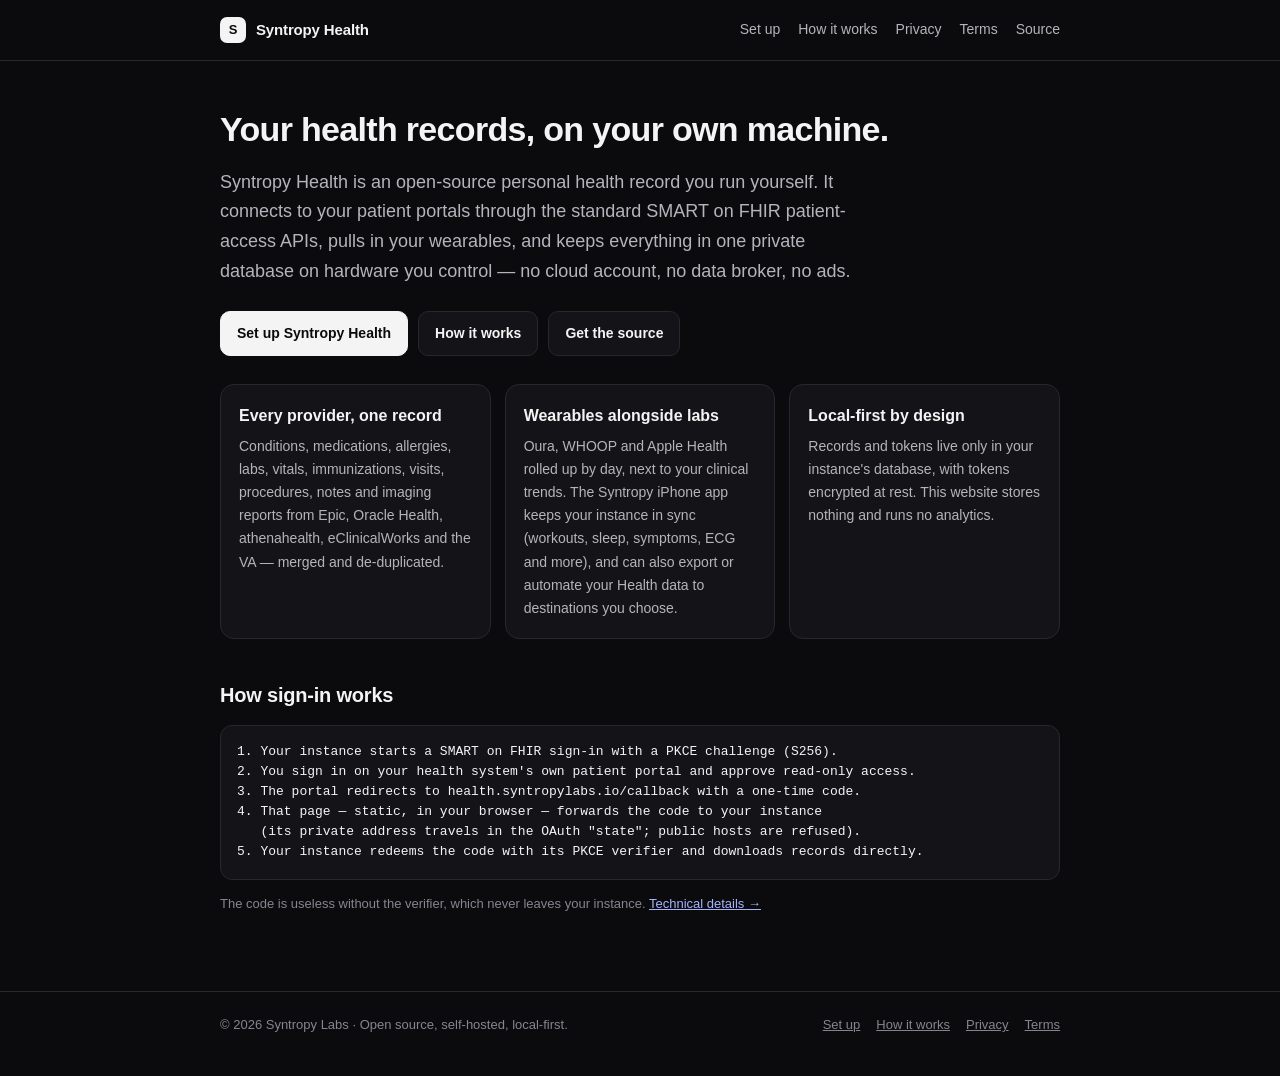
<file: index.html>
<!doctype html>
<html lang="en">
<head>
  <meta charset="utf-8">
  <meta name="viewport" content="width=device-width, initial-scale=1">
  <meta name="referrer" content="no-referrer">
  <meta http-equiv="Content-Security-Policy" content="default-src 'none'; style-src 'self'; img-src 'self' data:; base-uri 'none'; form-action 'none'">
  <title>Syntropy Health — your health records, on your own machine</title>
  <meta name="description" content="A self-hosted personal health record that aggregates patient-portal records and wearable data into a private local database.">
  <link rel="stylesheet" href="/assets/site.css">
</head>
<body>
<header class="site"><div class="wrap">
  <a class="brand" href="/"><span class="mark">S</span>Syntropy Health</a>
  <nav class="site">
    <a href="/setup/">Set up</a><a href="/docs/">How it works</a><a href="/privacy/">Privacy</a><a href="/terms/">Terms</a>
    <a href="https://github.com/EnriqueNeyra/syntropy-health">Source</a>
  </nav>
</div></header>
<main><div class="wrap">
<h1>Your health records, on your own machine.</h1>
<p class="lead">Syntropy Health is an open-source personal health record you run yourself. It connects to your patient portals
through the standard SMART on FHIR patient-access APIs, pulls in your wearables, and keeps everything in one private database
on hardware you control — no cloud account, no data broker, no ads.</p>
<div class="cta"><a class="btn primary" href="/setup/">Set up Syntropy Health</a>
<a class="btn" href="/docs/">How it works</a><a class="btn" href="https://github.com/EnriqueNeyra/syntropy-health">Get the source</a></div>

<div class="grid">
  <div class="card"><h3>Every provider, one record</h3><p>Conditions, medications, allergies, labs, vitals, immunizations, visits,
    procedures, notes and imaging reports from Epic, Oracle Health, athenahealth, eClinicalWorks and the VA — merged and de-duplicated.</p></div>
  <div class="card"><h3>Wearables alongside labs</h3><p>Oura, WHOOP and Apple Health rolled up by day, next to your clinical trends.
    The Syntropy iPhone app keeps your instance in sync (workouts, sleep, symptoms, ECG and more), and can also export or
    automate your Health data to destinations you choose.</p></div>
  <div class="card"><h3>Local-first by design</h3><p>Records and tokens live only in your instance's database, with tokens encrypted at rest.
    This website stores nothing and runs no analytics.</p></div>
</div>

<h2>How sign-in works</h2>
<pre class="flow">1. Your instance starts a SMART on FHIR sign-in with a PKCE challenge (S256).
2. You sign in on your health system's own patient portal and approve read-only access.
3. The portal redirects to health.syntropylabs.io/callback with a one-time code.
4. That page — static, in your browser — forwards the code to your instance
   (its private address travels in the OAuth "state"; public hosts are refused).
5. Your instance redeems the code with its PKCE verifier and downloads records directly.</pre>
<p class="meta">The code is useless without the verifier, which never leaves your instance. <a href="/docs/">Technical details →</a></p>
</div></main>
<footer class="site"><div class="wrap">
  <span>&copy; 2026 Syntropy Labs · Open source, self-hosted, local-first.</span>
  <span><a href="/setup/">Set up</a><a href="/docs/">How it works</a><a href="/privacy/">Privacy</a><a href="/terms/">Terms</a></span>
</div></footer>
</body>
</html>
</file>
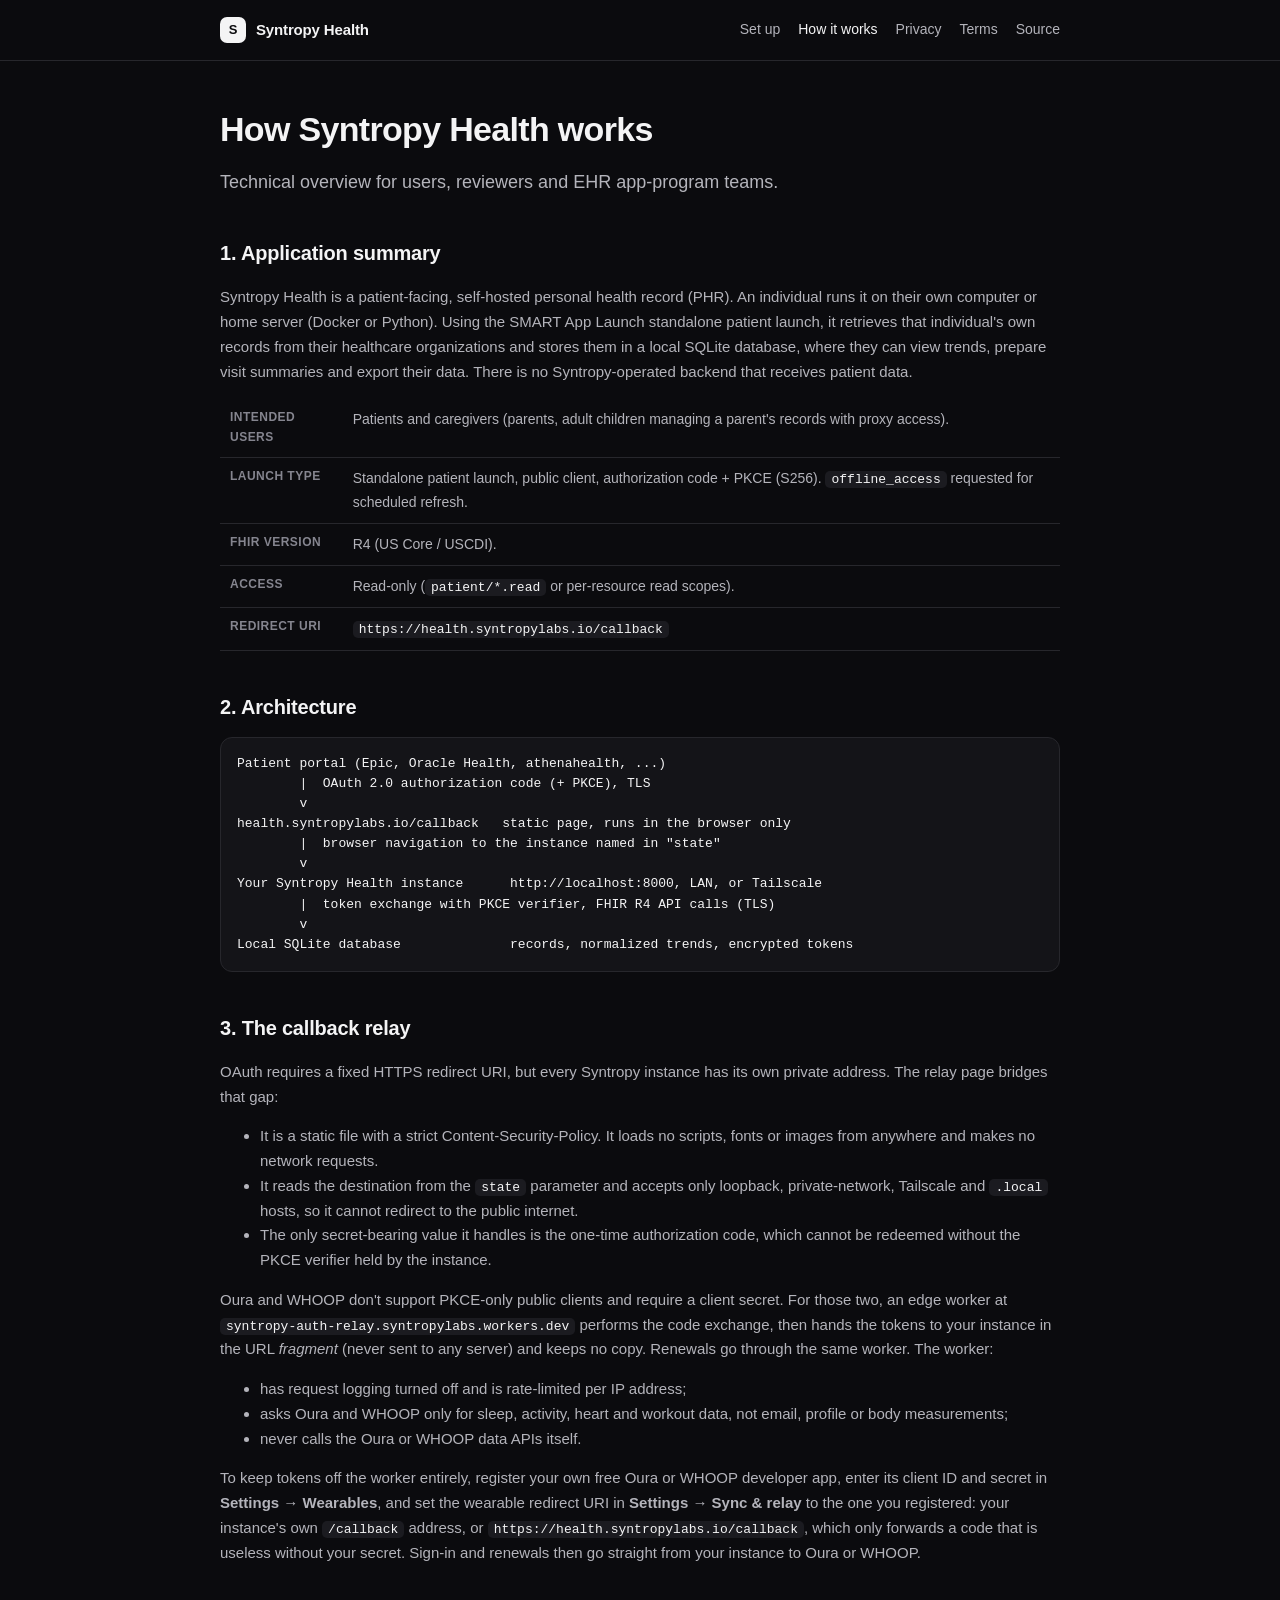
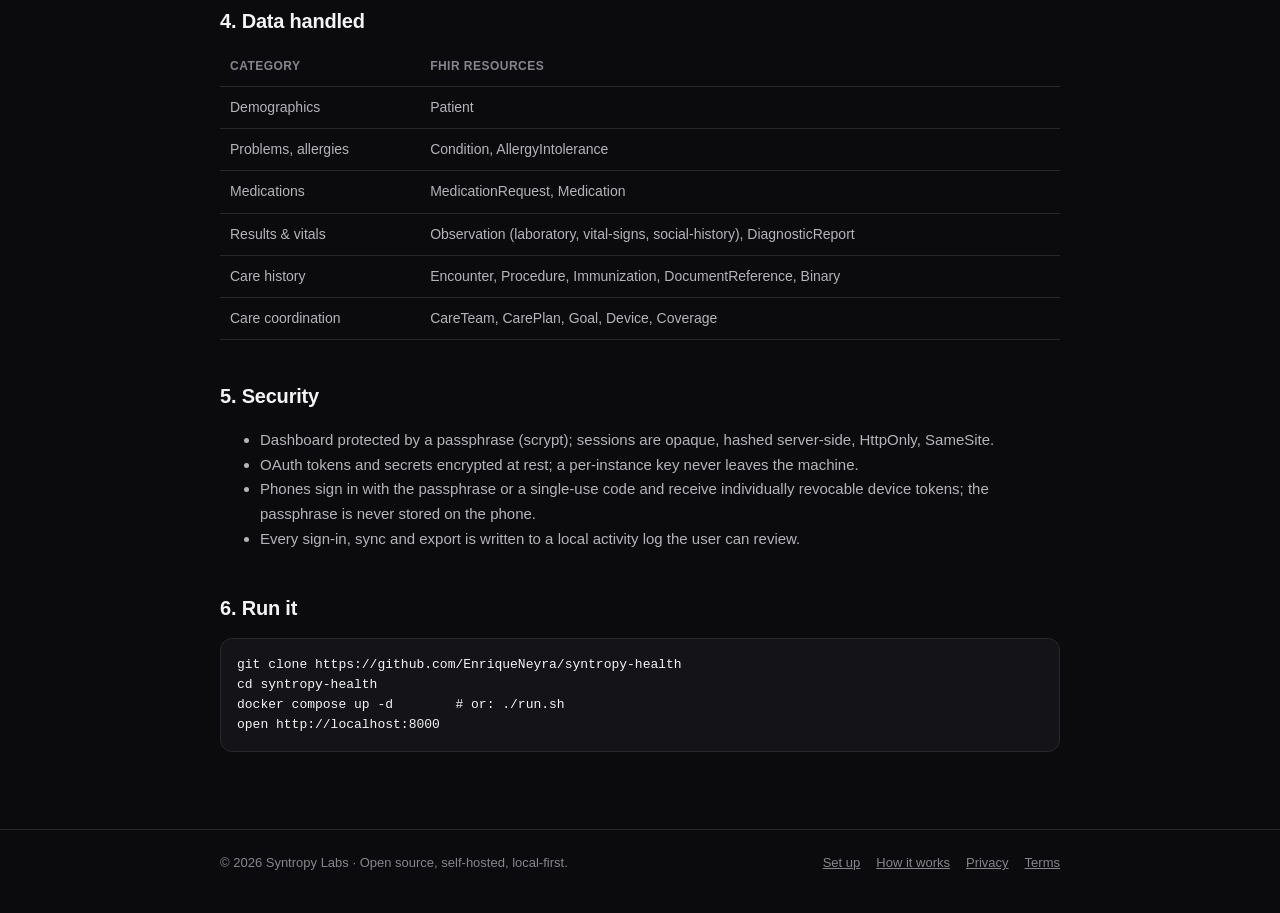
<file: docs/index.html>
<!doctype html>
<html lang="en">
<head>
  <meta charset="utf-8">
  <meta name="viewport" content="width=device-width, initial-scale=1">
  <meta name="referrer" content="no-referrer">
  <meta http-equiv="Content-Security-Policy" content="default-src 'none'; style-src 'self'; img-src 'self' data:; base-uri 'none'; form-action 'none'">
  <title>How Syntropy Health works</title>
  <meta name="description" content="Architecture, OAuth relay design and data handling of Syntropy Health.">
  <link rel="stylesheet" href="/assets/site.css">
</head>
<body>
<header class="site"><div class="wrap">
  <a class="brand" href="/"><span class="mark">S</span>Syntropy Health</a>
  <nav class="site">
    <a href="/setup/">Set up</a><a href="/docs/" aria-current="page">How it works</a><a href="/privacy/">Privacy</a><a href="/terms/">Terms</a>
    <a href="https://github.com/EnriqueNeyra/syntropy-health">Source</a>
  </nav>
</div></header>
<main><div class="wrap">
<h1>How Syntropy Health works</h1>
<p class="lead">Technical overview for users, reviewers and EHR app-program teams.</p>

<h2>1. Application summary</h2>
<p>Syntropy Health is a patient-facing, self-hosted personal health record (PHR). An individual runs it on their own computer or home
server (Docker or Python). Using the SMART App Launch standalone patient launch, it retrieves that individual's own records from their
healthcare organizations and stores them in a local SQLite database, where they can view trends, prepare visit summaries and export their data.
There is no Syntropy-operated backend that receives patient data.</p>
<table>
  <tr><th>Intended users</th><td>Patients and caregivers (parents, adult children managing a parent's records with proxy access).</td></tr>
  <tr><th>Launch type</th><td>Standalone patient launch, public client, authorization code + PKCE (S256). <code>offline_access</code> requested for scheduled refresh.</td></tr>
  <tr><th>FHIR version</th><td>R4 (US Core / USCDI).</td></tr>
  <tr><th>Access</th><td>Read-only (<code>patient/*.read</code> or per-resource read scopes).</td></tr>
  <tr><th>Redirect URI</th><td><code>https://health.syntropylabs.io/callback</code></td></tr>
</table>

<h2>2. Architecture</h2>
<pre class="flow">Patient portal (Epic, Oracle Health, athenahealth, ...)
        |  OAuth 2.0 authorization code (+ PKCE), TLS
        v
health.syntropylabs.io/callback   static page, runs in the browser only
        |  browser navigation to the instance named in "state"
        v
Your Syntropy Health instance      http://localhost:8000, LAN, or Tailscale
        |  token exchange with PKCE verifier, FHIR R4 API calls (TLS)
        v
Local SQLite database              records, normalized trends, encrypted tokens</pre>

<h2>3. The callback relay</h2>
<p>OAuth requires a fixed HTTPS redirect URI, but every Syntropy instance has its own private address. The relay page bridges that gap:</p>
<ul>
  <li>It is a static file with a strict Content-Security-Policy. It loads no scripts, fonts or images from anywhere and makes no network requests.</li>
  <li>It reads the destination from the <code>state</code> parameter and accepts only loopback, private-network, Tailscale and <code>.local</code> hosts, so it cannot redirect to the public internet.</li>
  <li>The only secret-bearing value it handles is the one-time authorization code, which cannot be redeemed without the PKCE verifier held by the instance.</li>
</ul>
<p>Oura and WHOOP don't support PKCE-only public clients and require a client secret. For those two, an edge worker at
<code>syntropy-auth-relay.syntropylabs.workers.dev</code> performs the code exchange, then hands the tokens to your instance in the
URL <em>fragment</em> (never sent to any server) and keeps no copy. Renewals go through the same worker. The worker:</p>
<ul>
  <li>has request logging turned off and is rate-limited per IP address;</li>
  <li>asks Oura and WHOOP only for sleep, activity, heart and workout data, not email, profile or body measurements;</li>
  <li>never calls the Oura or WHOOP data APIs itself.</li>
</ul>
<p>To keep tokens off the worker entirely, register your own free Oura or WHOOP developer app, enter its client ID and secret in
<b>Settings → Wearables</b>, and set the wearable redirect URI in <b>Settings → Sync &amp; relay</b> to the one you registered: your
instance's own <code>/callback</code> address, or <code>https://health.syntropylabs.io/callback</code>, which only forwards a code that is
useless without your secret. Sign-in and renewals then go straight from your instance to Oura or WHOOP.</p>

<h2>4. Data handled</h2>
<table>
  <tr><th>Category</th><th>FHIR resources</th></tr>
  <tr><td>Demographics</td><td>Patient</td></tr>
  <tr><td>Problems, allergies</td><td>Condition, AllergyIntolerance</td></tr>
  <tr><td>Medications</td><td>MedicationRequest, Medication</td></tr>
  <tr><td>Results &amp; vitals</td><td>Observation (laboratory, vital-signs, social-history), DiagnosticReport</td></tr>
  <tr><td>Care history</td><td>Encounter, Procedure, Immunization, DocumentReference, Binary</td></tr>
  <tr><td>Care coordination</td><td>CareTeam, CarePlan, Goal, Device, Coverage</td></tr>
</table>

<h2>5. Security</h2>
<ul>
  <li>Dashboard protected by a passphrase (scrypt); sessions are opaque, hashed server-side, HttpOnly, SameSite.</li>
  <li>OAuth tokens and secrets encrypted at rest; a per-instance key never leaves the machine.</li>
  <li>Phones sign in with the passphrase or a single-use code and receive individually revocable device tokens; the passphrase is never stored on the phone.</li>
  <li>Every sign-in, sync and export is written to a local activity log the user can review.</li>
</ul>

<h2>6. Run it</h2>
<pre class="flow">git clone https://github.com/EnriqueNeyra/syntropy-health
cd syntropy-health
docker compose up -d        # or: ./run.sh
open http://localhost:8000</pre>
</div></main>
<footer class="site"><div class="wrap">
  <span>&copy; 2026 Syntropy Labs · Open source, self-hosted, local-first.</span>
  <span><a href="/setup/">Set up</a><a href="/docs/">How it works</a><a href="/privacy/">Privacy</a><a href="/terms/">Terms</a></span>
</div></footer>
</body>
</html>
</file>
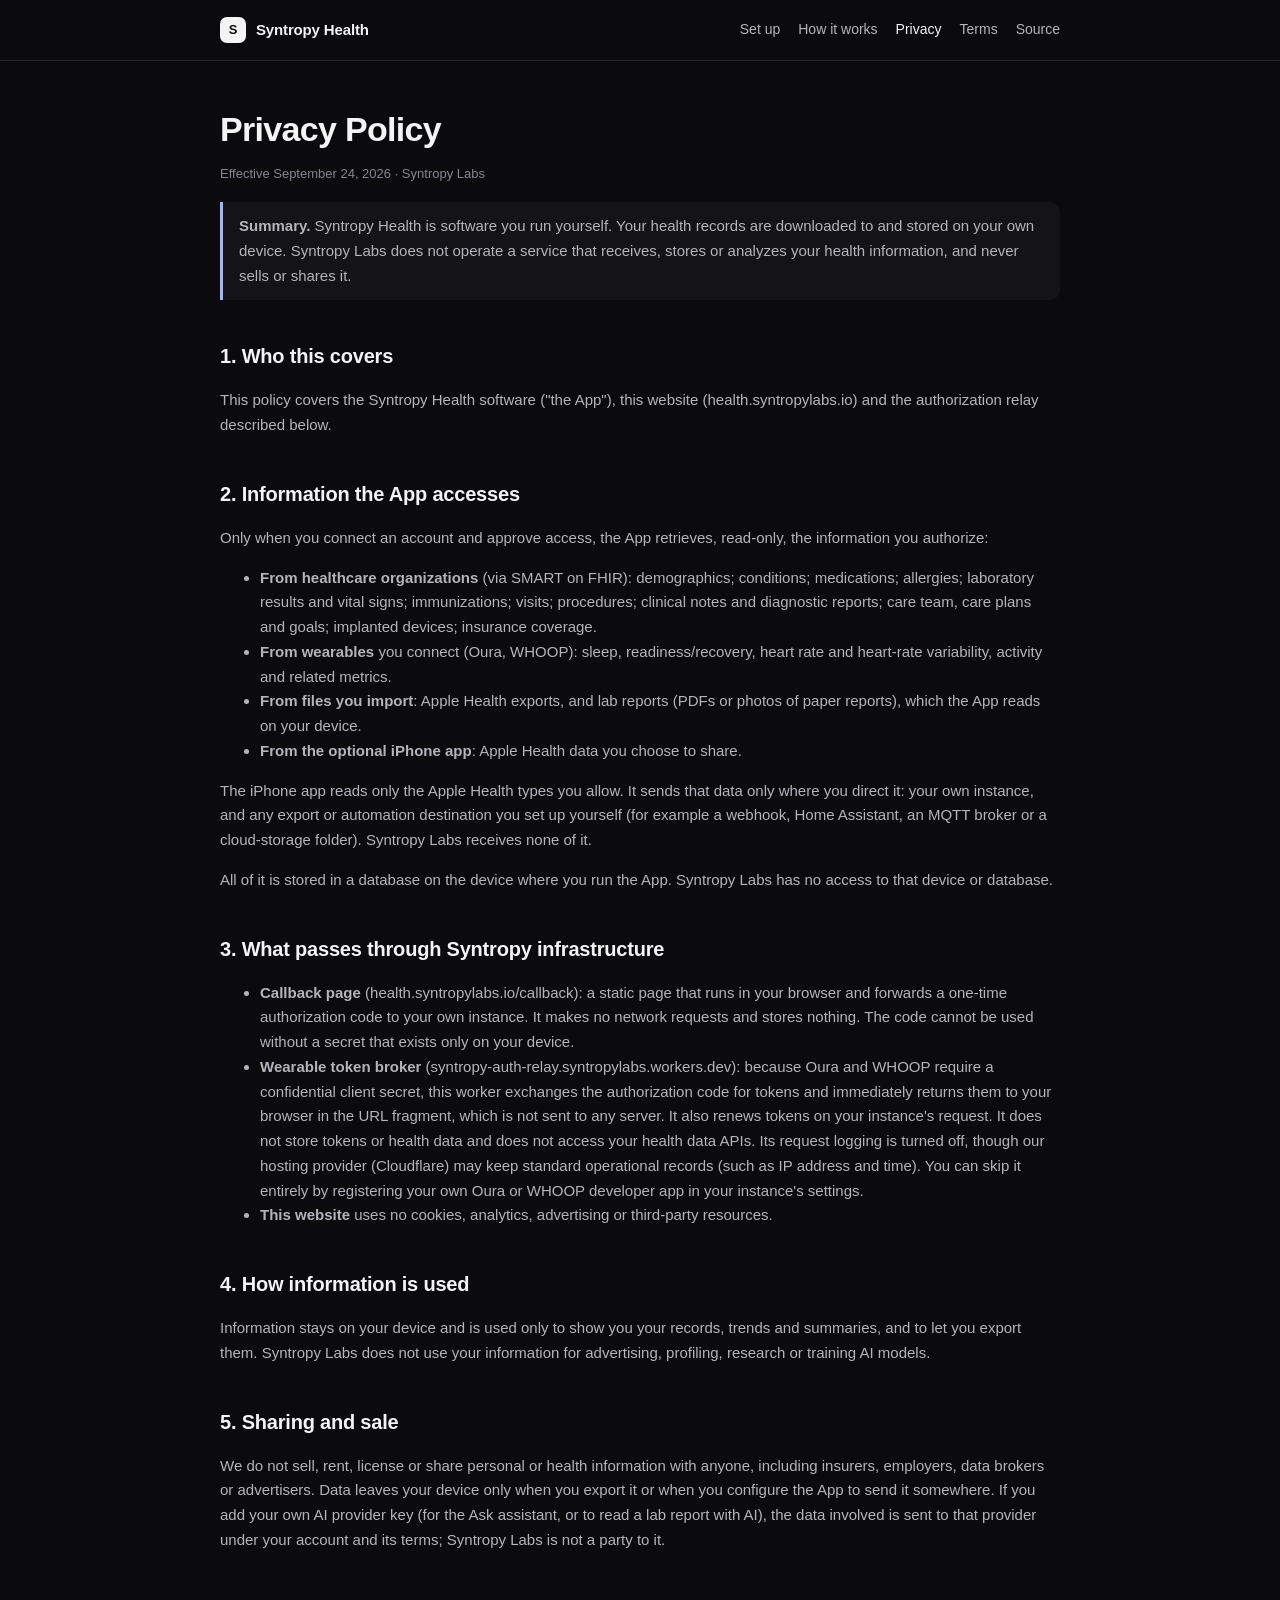
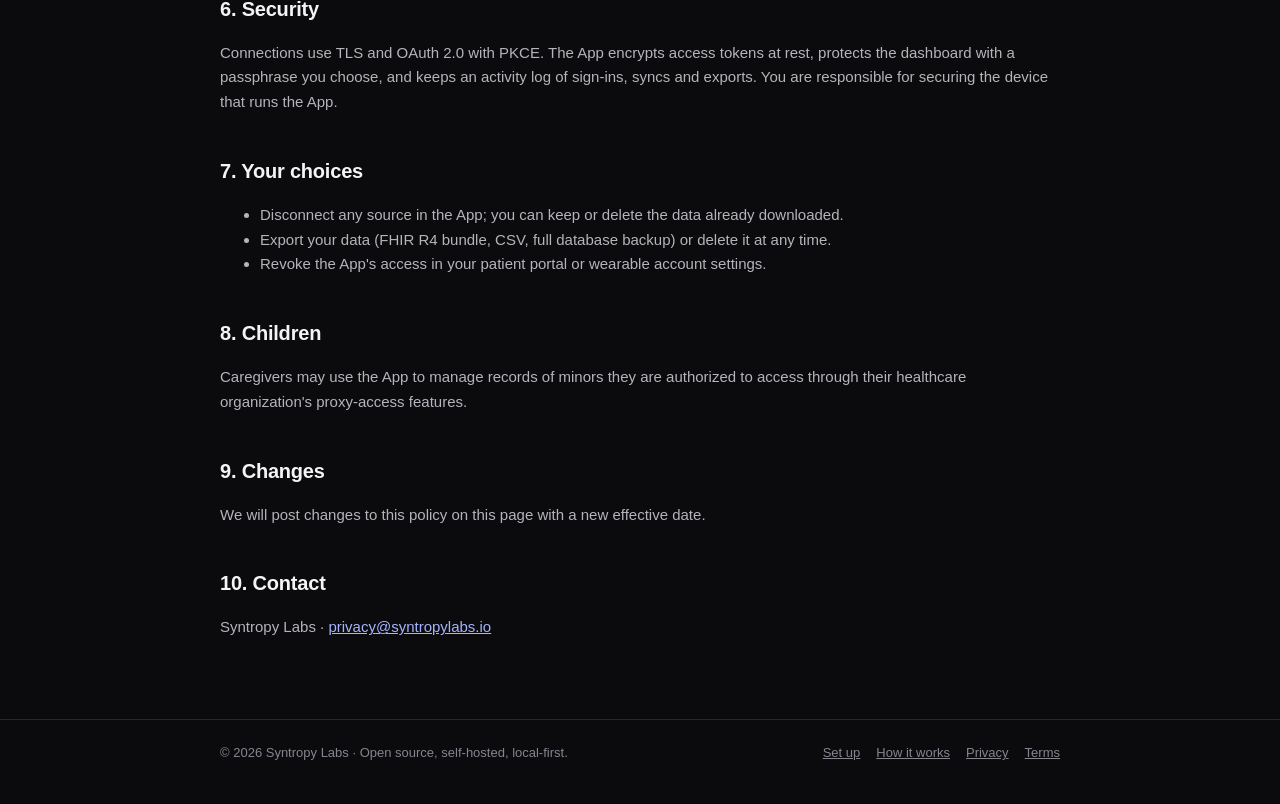
<file: privacy/index.html>
<!doctype html>
<html lang="en">
<head>
  <meta charset="utf-8">
  <meta name="viewport" content="width=device-width, initial-scale=1">
  <meta name="referrer" content="no-referrer">
  <meta http-equiv="Content-Security-Policy" content="default-src 'none'; style-src 'self'; img-src 'self' data:; base-uri 'none'; form-action 'none'">
  <title>Privacy Policy — Syntropy Health</title>
  <meta name="description" content="How Syntropy Health and health.syntropylabs.io handle personal and health data.">
  <link rel="stylesheet" href="/assets/site.css">
</head>
<body>
<header class="site"><div class="wrap">
  <a class="brand" href="/"><span class="mark">S</span>Syntropy Health</a>
  <nav class="site">
    <a href="/setup/">Set up</a><a href="/docs/">How it works</a><a href="/privacy/" aria-current="page">Privacy</a><a href="/terms/">Terms</a>
    <a href="https://github.com/EnriqueNeyra/syntropy-health">Source</a>
  </nav>
</div></header>
<main><div class="wrap">
<h1>Privacy Policy</h1>
<p class="meta">Effective September 24, 2026 · Syntropy Labs</p>

<div class="note"><p><b>Summary.</b> Syntropy Health is software you run yourself. Your health records are downloaded to and stored on
your own device. Syntropy Labs does not operate a service that receives, stores or analyzes your health information, and never sells or shares it.</p></div>

<h2>1. Who this covers</h2>
<p>This policy covers the Syntropy Health software ("the App"), this website (health.syntropylabs.io) and the authorization relay described below.</p>

<h2>2. Information the App accesses</h2>
<p>Only when you connect an account and approve access, the App retrieves, read-only, the information you authorize:</p>
<ul>
  <li><b>From healthcare organizations</b> (via SMART on FHIR): demographics; conditions; medications; allergies; laboratory results and vital signs;
    immunizations; visits; procedures; clinical notes and diagnostic reports; care team, care plans and goals; implanted devices; insurance coverage.</li>
  <li><b>From wearables</b> you connect (Oura, WHOOP): sleep, readiness/recovery, heart rate and heart-rate variability, activity and related metrics.</li>
  <li><b>From files you import</b>: Apple Health exports, and lab reports (PDFs or photos of paper reports), which the App reads on your device.</li>
  <li><b>From the optional iPhone app</b>: Apple Health data you choose to share.</li>
</ul>
<p>The iPhone app reads only the Apple Health types you allow. It sends that data only where you direct it: your own instance,
  and any export or automation destination you set up yourself (for example a webhook, Home Assistant, an MQTT broker or a
  cloud-storage folder). Syntropy Labs receives none of it.</p>
<p>All of it is stored in a database on the device where you run the App. Syntropy Labs has no access to that device or database.</p>

<h2>3. What passes through Syntropy infrastructure</h2>
<ul>
  <li><b>Callback page</b> (health.syntropylabs.io/callback): a static page that runs in your browser and forwards a one-time authorization code to your
    own instance. It makes no network requests and stores nothing. The code cannot be used without a secret that exists only on your device.</li>
  <li><b>Wearable token broker</b> (syntropy-auth-relay.syntropylabs.workers.dev): because Oura and WHOOP require a confidential client secret,
    this worker exchanges the authorization code for tokens and immediately returns them to your browser in the URL fragment, which is not sent to any server.
    It also renews tokens on your instance's request. It does not store tokens or health data and does not access your health data APIs.
    Its request logging is turned off, though our hosting provider (Cloudflare) may keep standard operational records (such as IP address and time).
    You can skip it entirely by registering your own Oura or WHOOP developer app in your instance's settings.</li>
  <li><b>This website</b> uses no cookies, analytics, advertising or third-party resources.</li>
</ul>

<h2>4. How information is used</h2>
<p>Information stays on your device and is used only to show you your records, trends and summaries, and to let you export them.
Syntropy Labs does not use your information for advertising, profiling, research or training AI models.</p>

<h2>5. Sharing and sale</h2>
<p>We do not sell, rent, license or share personal or health information with anyone, including insurers, employers, data brokers or advertisers.
Data leaves your device only when you export it or when you configure the App to send it somewhere. If you add your own AI
provider key (for the Ask assistant, or to read a lab report with AI), the data involved is sent to that provider under
your account and its terms; Syntropy Labs is not a party to it.</p>

<h2>6. Security</h2>
<p>Connections use TLS and OAuth 2.0 with PKCE. The App encrypts access tokens at rest, protects the dashboard with a passphrase you choose, and keeps
an activity log of sign-ins, syncs and exports. You are responsible for securing the device that runs the App.</p>

<h2>7. Your choices</h2>
<ul>
  <li>Disconnect any source in the App; you can keep or delete the data already downloaded.</li>
  <li>Export your data (FHIR R4 bundle, CSV, full database backup) or delete it at any time.</li>
  <li>Revoke the App's access in your patient portal or wearable account settings.</li>
</ul>

<h2>8. Children</h2>
<p>Caregivers may use the App to manage records of minors they are authorized to access through their healthcare organization's proxy-access features.</p>

<h2>9. Changes</h2>
<p>We will post changes to this policy on this page with a new effective date.</p>

<h2>10. Contact</h2>
<p>Syntropy Labs · <a href="mailto:privacy@syntropylabs.io">privacy@syntropylabs.io</a></p>
</div></main>
<footer class="site"><div class="wrap">
  <span>&copy; 2026 Syntropy Labs · Open source, self-hosted, local-first.</span>
  <span><a href="/setup/">Set up</a><a href="/docs/">How it works</a><a href="/privacy/">Privacy</a><a href="/terms/">Terms</a></span>
</div></footer>
</body>
</html>
</file>
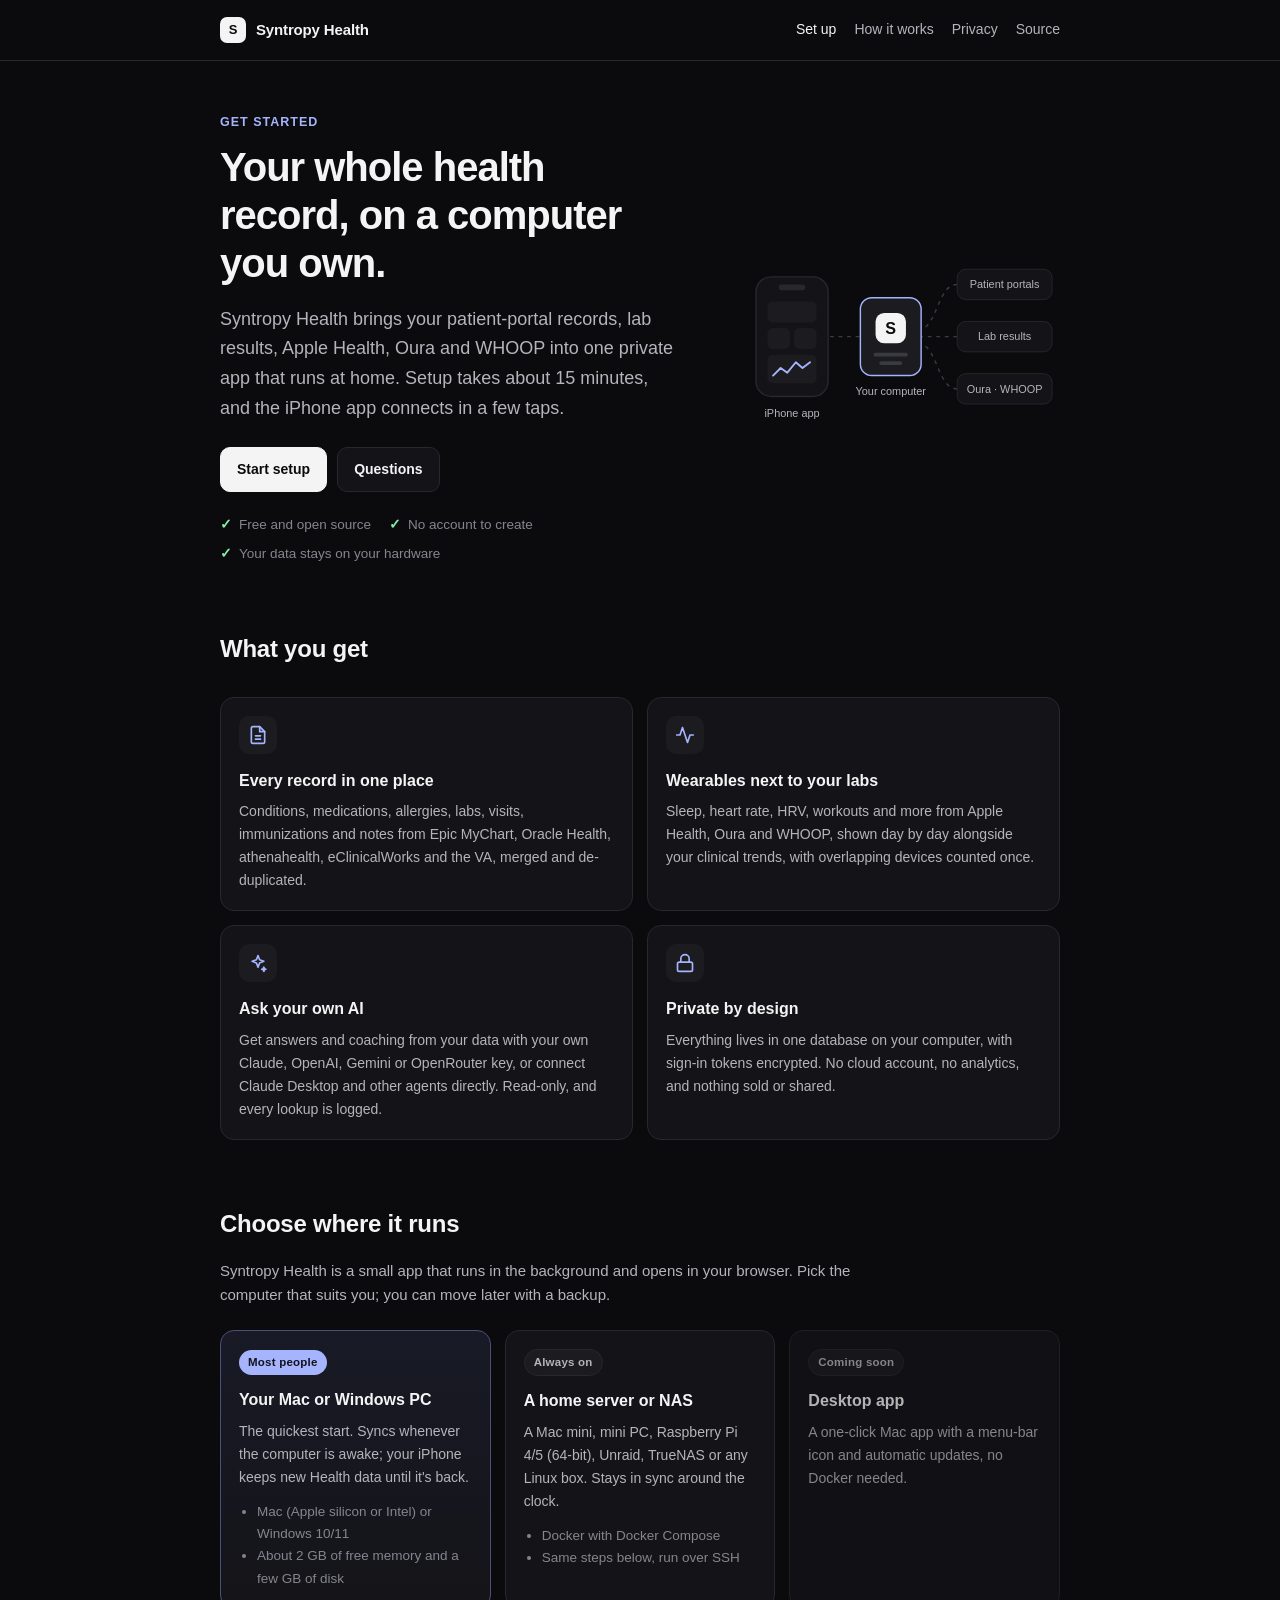
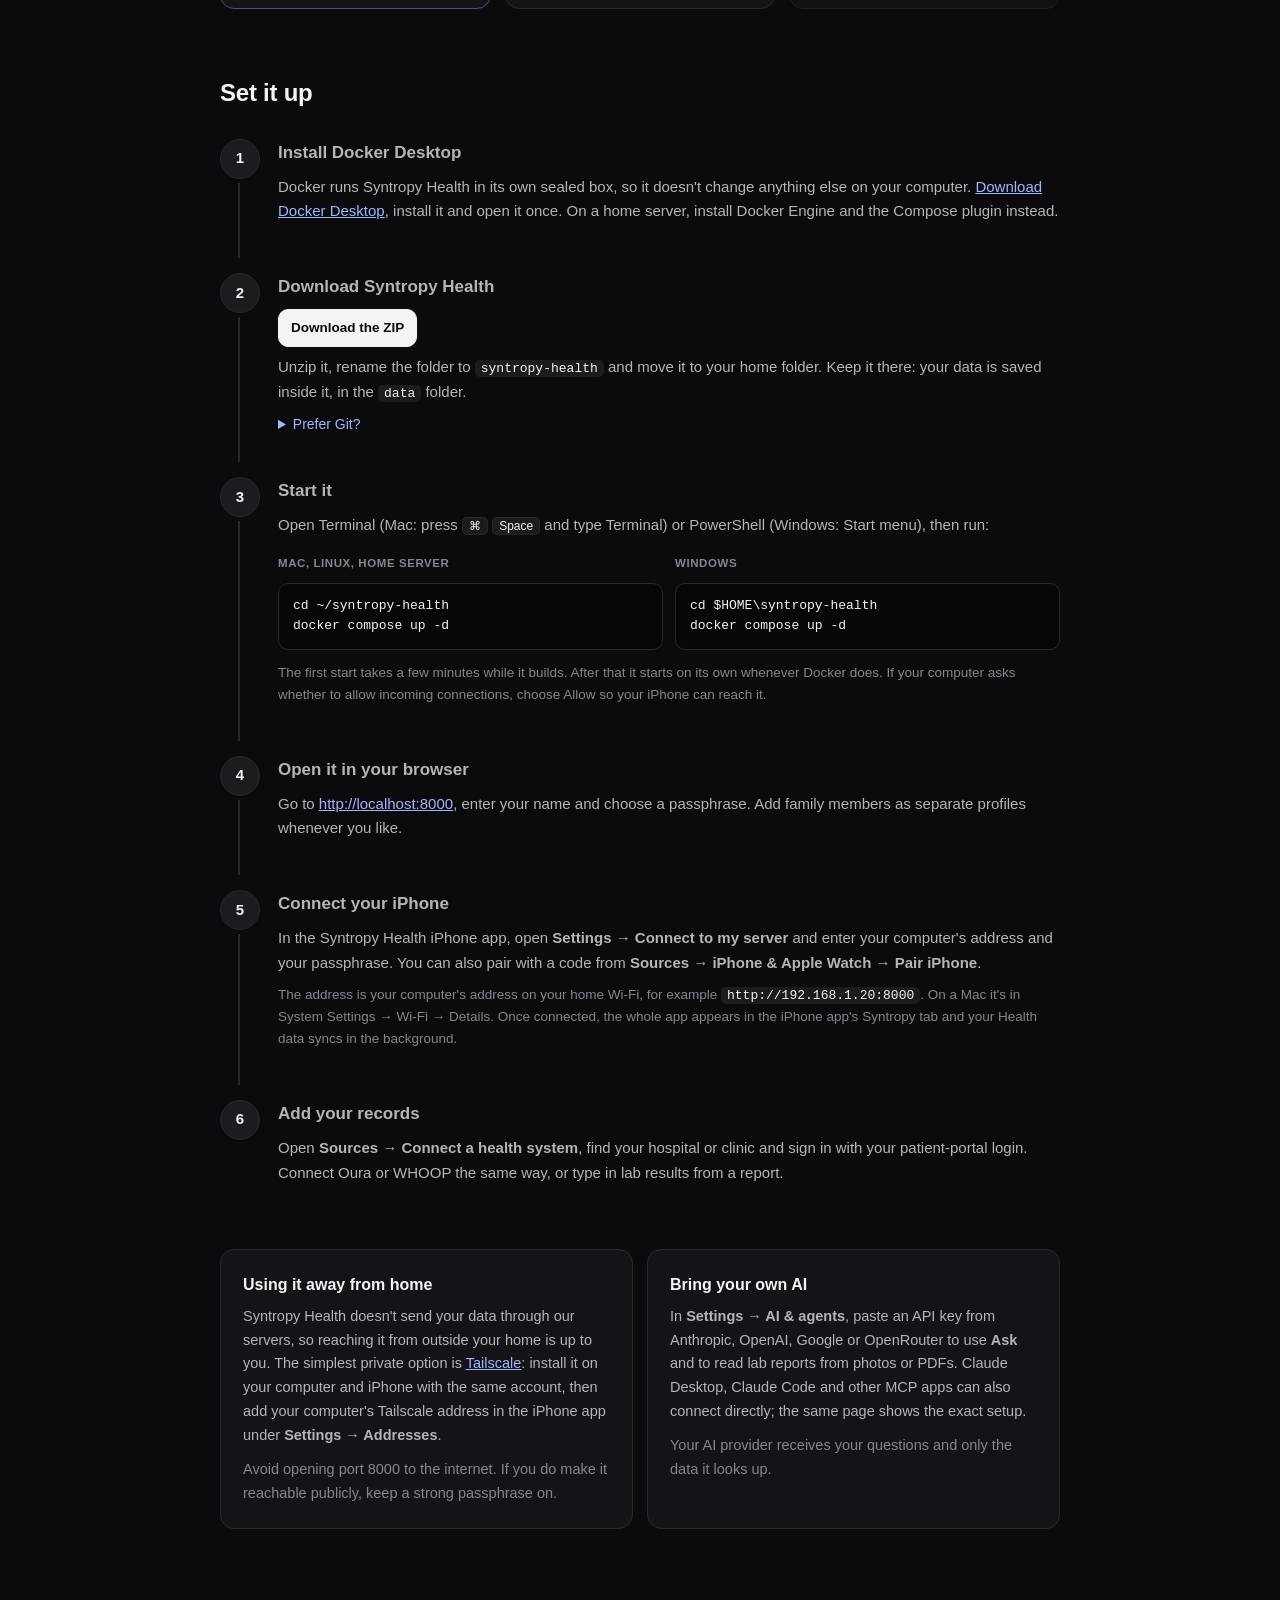
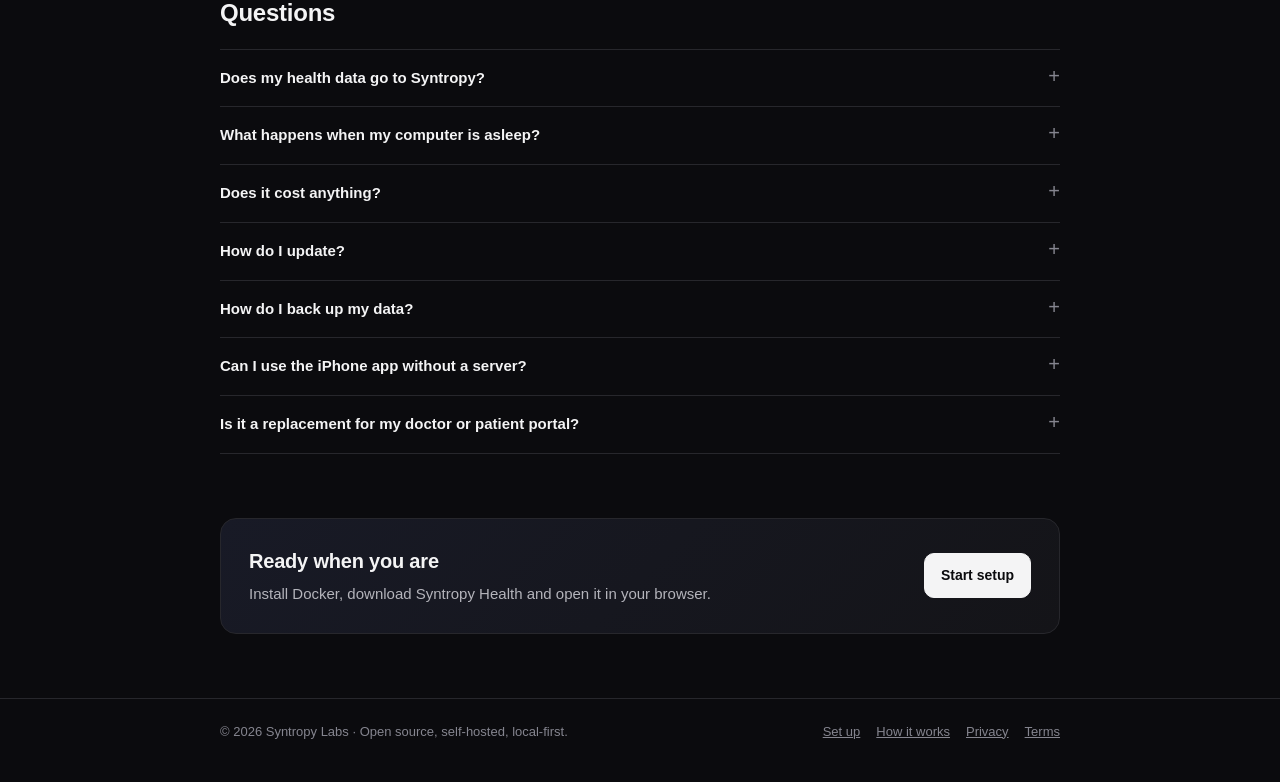
<file: setup/index.html>
<!doctype html>
<html lang="en">
<head>
  <meta charset="utf-8">
  <meta name="viewport" content="width=device-width, initial-scale=1">
  <meta name="referrer" content="no-referrer">
  <meta http-equiv="Content-Security-Policy" content="default-src 'none'; style-src 'self'; img-src 'self' data:; base-uri 'none'; form-action 'none'">
  <title>Set up Syntropy Health</title>
  <meta name="description" content="Run Syntropy Health on your own computer or home server in about 15 minutes, then connect the iPhone app.">
  <link rel="stylesheet" href="/assets/site.css">
</head>
<body>
<header class="site"><div class="wrap">
  <a class="brand" href="/"><span class="mark">S</span>Syntropy Health</a>
  <nav class="site">
    <a href="/setup/" aria-current="page">Set up</a><a href="/docs/">How it works</a><a href="/privacy/">Privacy</a>
    <a href="https://github.com/EnriqueNeyra/syntropy-health">Source</a>
  </nav>
</div></header>
<main><div class="wrap">

<section class="hero">
  <div>
    <span class="eyebrow">Get started</span>
    <h1>Your whole health record, on a computer you own.</h1>
    <p class="lead">Syntropy Health brings your patient-portal records, lab results, Apple Health, Oura and WHOOP into one
      private app that runs at home. Setup takes about 15 minutes, and the iPhone app connects in a few taps.</p>
    <div class="cta"><a class="btn primary" href="#install">Start setup</a><a class="btn" href="#faq">Questions</a></div>
    <ul class="facts">
      <li>Free and open source</li><li>No account to create</li><li>Your data stays on your hardware</li>
    </ul>
  </div>
  <div class="hero-art" aria-hidden="true">
    <svg viewBox="0 0 360 250" xmlns="http://www.w3.org/2000/svg" fill="none">
      <g stroke="#3a3a42" stroke-width="1.5" stroke-dasharray="4 5">
        <path d="M118 125 H150"/><path d="M252 70 C232 70 232 110 214 118"/><path d="M252 125 H214"/><path d="M252 180 C232 180 232 140 214 132"/>
      </g>
      <rect x="40" y="62" width="76" height="126" rx="16" fill="#141418" stroke="#27272c" stroke-width="1.5"/>
      <rect x="64" y="70" width="28" height="6" rx="3" fill="#27272c"/>
      <rect x="52" y="88" width="52" height="22" rx="6" fill="#1b1b20"/><rect x="52" y="116" width="24" height="22" rx="6" fill="#1b1b20"/>
      <rect x="80" y="116" width="24" height="22" rx="6" fill="#1b1b20"/><rect x="52" y="144" width="52" height="30" rx="6" fill="#1b1b20"/>
      <path d="M58 166 l8 -8 7 5 9 -11 7 6 8 -6" stroke="#a5b4fc" stroke-width="2" stroke-linecap="round" stroke-linejoin="round"/>
      <rect x="150" y="84" width="64" height="82" rx="12" fill="#1b1b20" stroke="#a5b4fc" stroke-width="1.5"/>
      <rect x="166" y="100" width="32" height="32" rx="9" fill="#f4f4f5"/>
      <text x="182" y="122" text-anchor="middle" font-family="-apple-system, Segoe UI, sans-serif" font-size="17" font-weight="800" fill="#0b0b0e">S</text>
      <rect x="164" y="142" width="36" height="4" rx="2" fill="#3a3a42"/><rect x="170" y="151" width="24" height="4" rx="2" fill="#3a3a42"/>
      <g font-family="-apple-system, Segoe UI, sans-serif" font-size="11.5" fill="#b4b4bb">
        <rect x="252" y="54" width="100" height="32" rx="9" fill="#141418" stroke="#27272c"/><text x="302" y="74" text-anchor="middle">Patient portals</text>
        <rect x="252" y="109" width="100" height="32" rx="9" fill="#141418" stroke="#27272c"/><text x="302" y="129" text-anchor="middle">Lab results</text>
        <rect x="252" y="164" width="100" height="32" rx="9" fill="#141418" stroke="#27272c"/><text x="302" y="184" text-anchor="middle">Oura · WHOOP</text>
        <text x="78" y="210" text-anchor="middle">iPhone app</text><text x="182" y="186" text-anchor="middle">Your computer</text>
      </g>
    </svg>
  </div>
</section>

<section class="section">
  <h2>What you get</h2>
  <div class="grid two">
    <div class="card feature">
      <span class="icon"><svg viewBox="0 0 24 24" fill="none" stroke="currentColor" stroke-width="2" stroke-linecap="round" stroke-linejoin="round"><path d="M14 2H6a2 2 0 0 0-2 2v16a2 2 0 0 0 2 2h12a2 2 0 0 0 2-2V8z"/><path d="M14 2v6h6M9 13h6M9 17h6"/></svg></span>
      <h3>Every record in one place</h3>
      <p>Conditions, medications, allergies, labs, visits, immunizations and notes from Epic MyChart, Oracle Health,
        athenahealth, eClinicalWorks and the VA, merged and de-duplicated.</p>
    </div>
    <div class="card feature">
      <span class="icon"><svg viewBox="0 0 24 24" fill="none" stroke="currentColor" stroke-width="2" stroke-linecap="round" stroke-linejoin="round"><path d="M22 12h-4l-3 9L9 3l-3 9H2"/></svg></span>
      <h3>Wearables next to your labs</h3>
      <p>Sleep, heart rate, HRV, workouts and more from Apple Health, Oura and WHOOP, shown day by day alongside your
        clinical trends, with overlapping devices counted once.</p>
    </div>
    <div class="card feature">
      <span class="icon"><svg viewBox="0 0 24 24" fill="none" stroke="currentColor" stroke-width="2" stroke-linecap="round" stroke-linejoin="round"><path d="M12 3l1.9 5.1L19 10l-5.1 1.9L12 17l-1.9-5.1L5 10l5.1-1.9z"/><path d="M19 17l.7 1.8 1.8.7-1.8.7L19 22l-.7-1.8-1.8-.7 1.8-.7z"/></svg></span>
      <h3>Ask your own AI</h3>
      <p>Get answers and coaching from your data with your own Claude, OpenAI, Gemini or OpenRouter key, or connect
        Claude Desktop and other agents directly. Read-only, and every lookup is logged.</p>
    </div>
    <div class="card feature">
      <span class="icon"><svg viewBox="0 0 24 24" fill="none" stroke="currentColor" stroke-width="2" stroke-linecap="round" stroke-linejoin="round"><rect x="3" y="11" width="18" height="11" rx="2"/><path d="M7 11V7a5 5 0 0 1 10 0v4"/></svg></span>
      <h3>Private by design</h3>
      <p>Everything lives in one database on your computer, with sign-in tokens encrypted. No cloud account, no
        analytics, and nothing sold or shared.</p>
    </div>
  </div>
</section>

<section class="section">
  <h2>Choose where it runs</h2>
  <p>Syntropy Health is a small app that runs in the background and opens in your browser. Pick the computer that suits you;
    you can move later with a backup.</p>
  <div class="paths">
    <div class="card path recommended">
      <span class="badge">Most people</span>
      <h3>Your Mac or Windows PC</h3>
      <p>The quickest start. Syncs whenever the computer is awake; your iPhone keeps new Health data until it's back.</p>
      <ul><li>Mac (Apple silicon or Intel) or Windows 10/11</li><li>About 2 GB of free memory and a few GB of disk</li></ul>
    </div>
    <div class="card path">
      <span class="badge muted">Always on</span>
      <h3>A home server or NAS</h3>
      <p>A Mac mini, mini PC, Raspberry Pi 4/5 (64-bit), Unraid, TrueNAS or any Linux box. Stays in sync around the clock.</p>
      <ul><li>Docker with Docker Compose</li><li>Same steps below, run over SSH</li></ul>
    </div>
    <div class="card path soon">
      <span class="badge muted">Coming soon</span>
      <h3>Desktop app</h3>
      <p>A one-click Mac app with a menu-bar icon and automatic updates, no Docker needed.</p>
    </div>
  </div>
</section>

<section class="section" id="install">
  <h2>Set it up</h2>
  <ol class="steps">
    <li>
      <h3>Install Docker Desktop</h3>
      <p>Docker runs Syntropy Health in its own sealed box, so it doesn't change anything else on your computer.
        <a href="https://www.docker.com/products/docker-desktop/">Download Docker Desktop</a>, install it and open it once.
        On a home server, install Docker Engine and the Compose plugin instead.</p>
    </li>
    <li>
      <h3>Download Syntropy Health</h3>
      <p><a class="btn small" href="https://github.com/EnriqueNeyra/syntropy-health/archive/refs/heads/main.zip">Download the ZIP</a></p>
      <p>Unzip it, rename the folder to <code>syntropy-health</code> and move it to your home folder. Keep it there: your
        data is saved inside it, in the <code>data</code> folder.</p>
      <details class="more"><summary>Prefer Git?</summary>
        <pre class="cmd">git clone https://github.com/EnriqueNeyra/syntropy-health ~/syntropy-health</pre>
        <p>Updating is then a <code>git pull</code> away.</p>
      </details>
    </li>
    <li>
      <h3>Start it</h3>
      <p>Open Terminal (Mac: press <kbd>⌘</kbd> <kbd>Space</kbd> and type Terminal) or PowerShell (Windows: Start menu), then run:</p>
      <div class="os">
        <div><span class="label">Mac, Linux, home server</span>
<pre class="cmd">cd ~/syntropy-health
docker compose up -d</pre></div>
        <div><span class="label">Windows</span>
<pre class="cmd">cd $HOME\syntropy-health
docker compose up -d</pre></div>
      </div>
      <p class="tip">The first start takes a few minutes while it builds. After that it starts on its own whenever Docker
        does. If your computer asks whether to allow incoming connections, choose Allow so your iPhone can reach it.</p>
    </li>
    <li>
      <h3>Open it in your browser</h3>
      <p>Go to <a href="http://localhost:8000">http://localhost:8000</a>, enter your name and choose a passphrase. Add family
        members as separate profiles whenever you like.</p>
    </li>
    <li>
      <h3>Connect your iPhone</h3>
      <p>In the Syntropy Health iPhone app, open <b>Settings → Connect to my server</b> and enter your computer's address
        and your passphrase. You can also pair with a code from <b>Sources → iPhone &amp; Apple Watch → Pair iPhone</b>.</p>
      <p class="tip">The address is your computer's address on your home Wi-Fi, for example
        <code>http://192.168.1.20:8000</code>. On a Mac it's in System Settings → Wi-Fi → Details. Once connected, the whole
        app appears in the iPhone app's Syntropy tab and your Health data syncs in the background.</p>
    </li>
    <li>
      <h3>Add your records</h3>
      <p>Open <b>Sources → Connect a health system</b>, find your hospital or clinic and sign in with your patient-portal
        login. Connect Oura or WHOOP the same way, or type in lab results from a report.</p>
    </li>
  </ol>
</section>

<section class="section">
  <div class="split">
    <div class="card card-lg">
      <h3>Using it away from home</h3>
      <p>Syntropy Health doesn't send your data through our servers, so reaching it from outside your home is up to you. The
        simplest private option is <a href="https://tailscale.com/">Tailscale</a>: install it on your computer and iPhone
        with the same account, then add your computer's Tailscale address in the iPhone app under
        <b>Settings → Addresses</b>.</p>
      <p class="tip">Avoid opening port 8000 to the internet. If you do make it reachable publicly, keep a strong passphrase on.</p>
    </div>
    <div class="card card-lg">
      <h3>Bring your own AI</h3>
      <p>In <b>Settings → AI &amp; agents</b>, paste an API key from Anthropic, OpenAI, Google or OpenRouter to use
        <b>Ask</b> and to read lab reports from photos or PDFs. Claude Desktop, Claude Code and other MCP apps can also
        connect directly; the same page shows the exact setup.</p>
      <p class="tip">Your AI provider receives your questions and only the data it looks up.</p>
    </div>
  </div>
</section>

<section class="section" id="faq">
  <h2>Questions</h2>
  <details class="faq"><summary>Does my health data go to Syntropy?</summary>
    <p>No. Records download straight from your health system to your computer, and your iPhone sends Health data straight
      to it too. Patient-portal sign-in passes a one-time code through a static page on this site, in your browser; Oura
      and WHOOP sign-in uses a small relay because those services require a secret. Neither sees your health data.
      <a href="/docs/">How it works</a></p></details>
  <details class="faq"><summary>What happens when my computer is asleep?</summary>
    <p>Nothing is lost. Your iPhone keeps new Health data and sends it when the computer is awake again, and scheduled
      record and wearable syncs catch up. For round-the-clock syncing, run it on an always-on machine.</p></details>
  <details class="faq"><summary>Does it cost anything?</summary>
    <p>No. Syntropy Health is free and open source. If you use Ask, your AI provider bills you directly for your own key.</p></details>
  <details class="faq"><summary>How do I update?</summary>
    <p>Download the new ZIP and replace everything in your <code>syntropy-health</code> folder except the <code>data</code>
      folder (or run <code>git pull</code>), then run <code>docker compose up -d --build</code> in that folder.</p></details>
  <details class="faq"><summary>How do I back up my data?</summary>
    <p>In the app, open <b>Settings → Your data → Download database backup</b>, or copy the <code>data</code> folder. The
      backup restores everything on a new computer.</p></details>
  <details class="faq"><summary>Can I use the iPhone app without a server?</summary>
    <p>Yes. The app browses, charts and exports your Apple Health data on its own, and can send it on a schedule to a
      webhook, Home Assistant, MQTT or a cloud folder. Connect a server whenever you're ready.</p></details>
  <details class="faq"><summary>Is it a replacement for my doctor or patient portal?</summary>
    <p>No. It's a personal copy of your records for understanding and sharing them. Always check anything important with
      your care team. See the <a href="/terms/">terms</a>.</p></details>
</section>

<section class="band">
  <div><h2>Ready when you are</h2><p>Install Docker, download Syntropy Health and open it in your browser.</p></div>
  <a class="btn primary" href="#install">Start setup</a>
</section>

</div></main>
<footer class="site"><div class="wrap">
  <span>&copy; 2026 Syntropy Labs · Open source, self-hosted, local-first.</span>
  <span><a href="/setup/">Set up</a><a href="/docs/">How it works</a><a href="/privacy/">Privacy</a><a href="/terms/">Terms</a></span>
</div></footer>
</body>
</html>
</file>
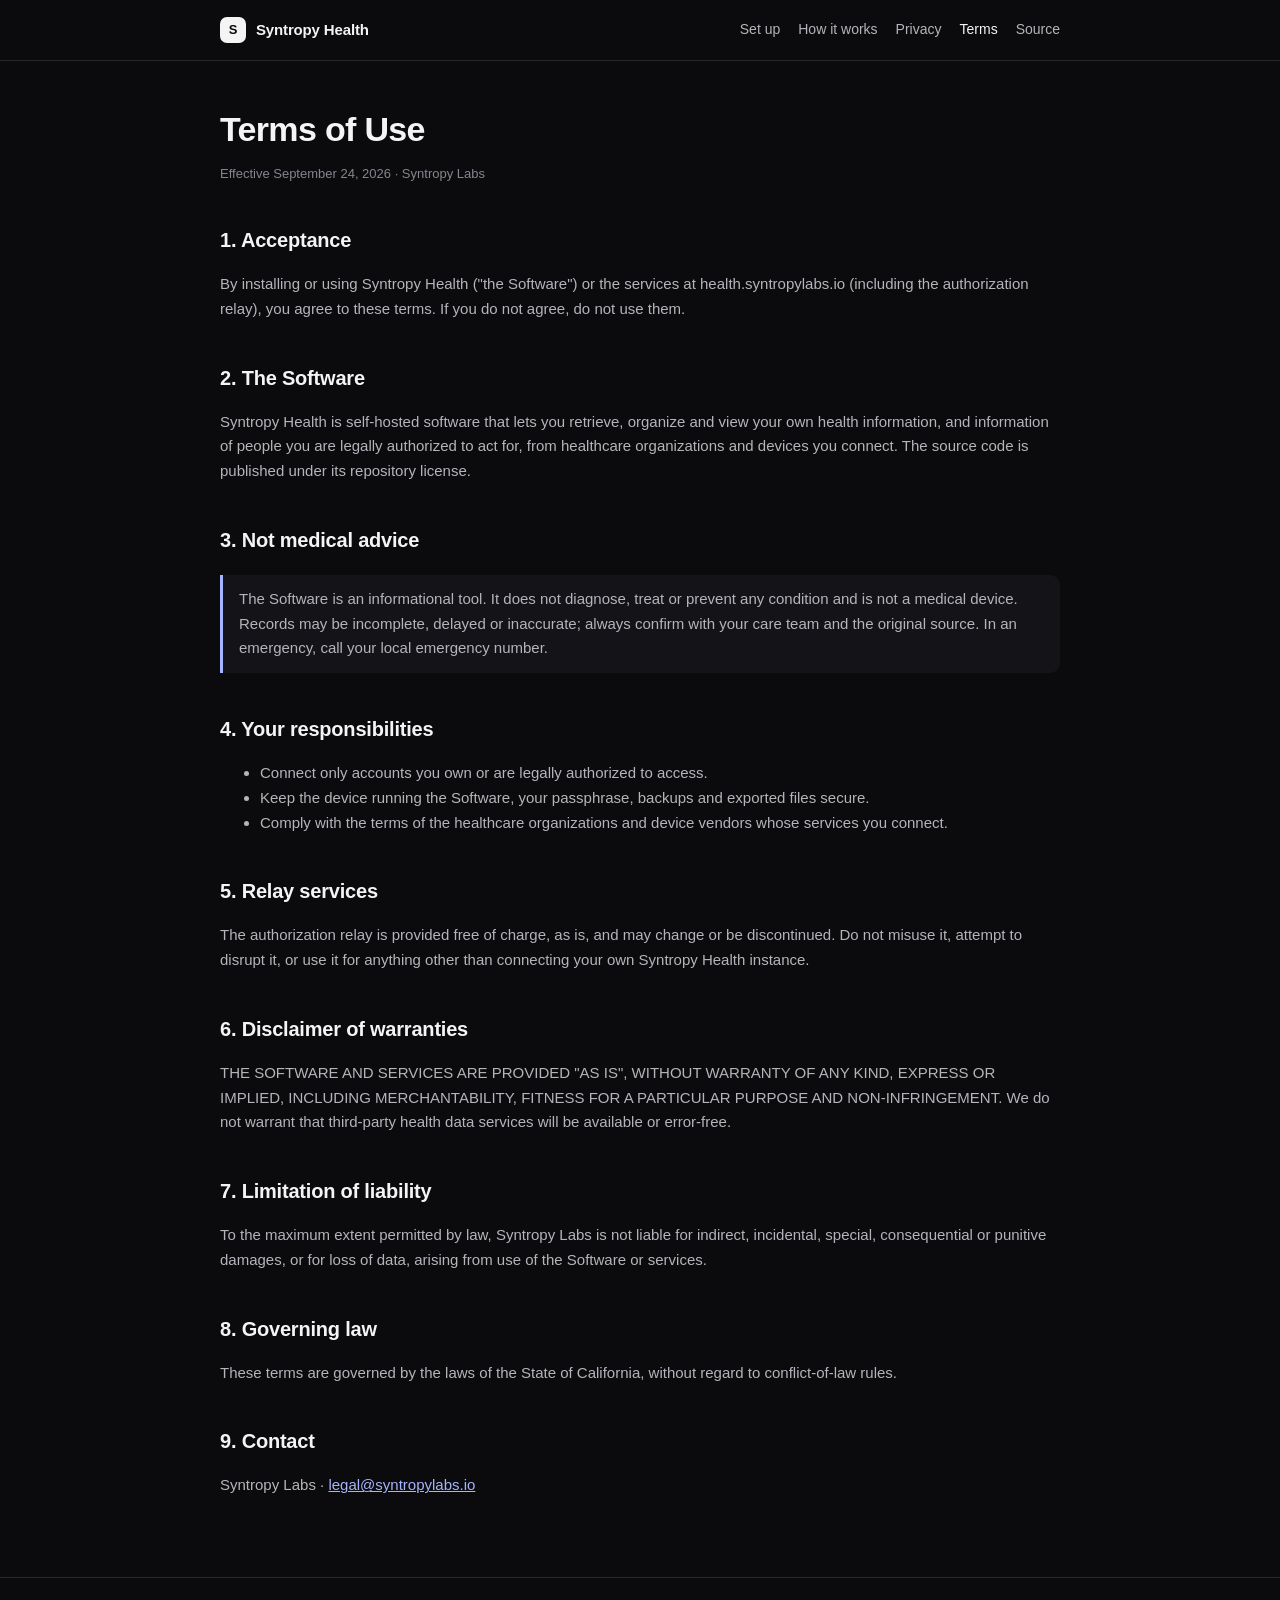
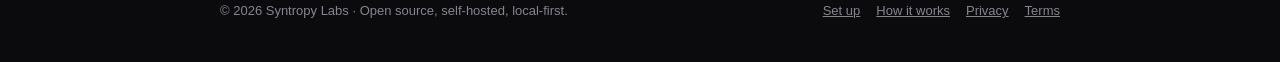
<file: terms/index.html>
<!doctype html>
<html lang="en">
<head>
  <meta charset="utf-8">
  <meta name="viewport" content="width=device-width, initial-scale=1">
  <meta name="referrer" content="no-referrer">
  <meta http-equiv="Content-Security-Policy" content="default-src 'none'; style-src 'self'; img-src 'self' data:; base-uri 'none'; form-action 'none'">
  <title>Terms of Use — Syntropy Health</title>
  <meta name="description" content="Terms of use for the Syntropy Health software and website.">
  <link rel="stylesheet" href="/assets/site.css">
</head>
<body>
<header class="site"><div class="wrap">
  <a class="brand" href="/"><span class="mark">S</span>Syntropy Health</a>
  <nav class="site">
    <a href="/setup/">Set up</a><a href="/docs/">How it works</a><a href="/privacy/">Privacy</a><a href="/terms/" aria-current="page">Terms</a>
    <a href="https://github.com/EnriqueNeyra/syntropy-health">Source</a>
  </nav>
</div></header>
<main><div class="wrap">
<h1>Terms of Use</h1>
<p class="meta">Effective September 24, 2026 · Syntropy Labs</p>

<h2>1. Acceptance</h2>
<p>By installing or using Syntropy Health ("the Software") or the services at health.syntropylabs.io (including the authorization relay),
you agree to these terms. If you do not agree, do not use them.</p>

<h2>2. The Software</h2>
<p>Syntropy Health is self-hosted software that lets you retrieve, organize and view your own health information, and information of people
you are legally authorized to act for, from healthcare organizations and devices you connect. The source code is published under its repository license.</p>

<h2>3. Not medical advice</h2>
<div class="note"><p>The Software is an informational tool. It does not diagnose, treat or prevent any condition and is not a medical device.
Records may be incomplete, delayed or inaccurate; always confirm with your care team and the original source. In an emergency, call your local emergency number.</p></div>

<h2>4. Your responsibilities</h2>
<ul>
  <li>Connect only accounts you own or are legally authorized to access.</li>
  <li>Keep the device running the Software, your passphrase, backups and exported files secure.</li>
  <li>Comply with the terms of the healthcare organizations and device vendors whose services you connect.</li>
</ul>

<h2>5. Relay services</h2>
<p>The authorization relay is provided free of charge, as is, and may change or be discontinued. Do not misuse it, attempt to disrupt it,
or use it for anything other than connecting your own Syntropy Health instance.</p>

<h2>6. Disclaimer of warranties</h2>
<p>THE SOFTWARE AND SERVICES ARE PROVIDED "AS IS", WITHOUT WARRANTY OF ANY KIND, EXPRESS OR IMPLIED, INCLUDING MERCHANTABILITY, FITNESS FOR A
PARTICULAR PURPOSE AND NON-INFRINGEMENT. We do not warrant that third-party health data services will be available or error-free.</p>

<h2>7. Limitation of liability</h2>
<p>To the maximum extent permitted by law, Syntropy Labs is not liable for indirect, incidental, special, consequential or punitive damages,
or for loss of data, arising from use of the Software or services.</p>

<h2>8. Governing law</h2>
<p>These terms are governed by the laws of the State of California, without regard to conflict-of-law rules.</p>

<h2>9. Contact</h2>
<p>Syntropy Labs · <a href="mailto:legal@syntropylabs.io">legal@syntropylabs.io</a></p>
</div></main>
<footer class="site"><div class="wrap">
  <span>&copy; 2026 Syntropy Labs · Open source, self-hosted, local-first.</span>
  <span><a href="/setup/">Set up</a><a href="/docs/">How it works</a><a href="/privacy/">Privacy</a><a href="/terms/">Terms</a></span>
</div></footer>
</body>
</html>
</file>
<file: assets/site.css>
/* health.syntropylabs.io — self-contained styles (no external fonts, scripts or trackers) */
:root { --bg:#0b0b0e; --surface:#141418; --surface-2:#1b1b20; --border:#27272c; --text:#f4f4f5; --text-2:#b4b4bb; --text-3:#85858f; --accent:#a5b4fc; --good:#86efac; color-scheme: dark; }
* { box-sizing: border-box; }
html, body { margin: 0; }
body { background: var(--bg); color: var(--text); font: 15px/1.65 -apple-system, BlinkMacSystemFont, "Segoe UI", Roboto, "Helvetica Neue", Arial, sans-serif; -webkit-font-smoothing: antialiased; }
a { color: var(--accent); }
code, pre { font-family: ui-monospace, SFMono-Regular, Menlo, Consolas, monospace; font-size: 13px; }
code { background: var(--surface-2); padding: 1px 6px; border-radius: 5px; color: var(--text); }
.wrap { max-width: 880px; margin: 0 auto; padding: 0 20px; }
header.site { border-bottom: 1px solid var(--border); }
header.site .wrap { display: flex; align-items: center; justify-content: space-between; gap: 16px; height: 60px; }
.brand { white-space: nowrap; display: flex; align-items: center; gap: 10px; font-weight: 800; color: var(--text); text-decoration: none; letter-spacing: -0.01em; }
.brand span.mark { width: 26px; height: 26px; border-radius: 7px; background: var(--text); color: var(--bg); display: grid; place-items: center; font-size: 13px; }
nav.site { display: flex; gap: 18px; font-size: 14px; }
nav.site a { color: var(--text-2); text-decoration: none; }
nav.site a:hover, nav.site a[aria-current] { color: var(--text); }
main { padding: 48px 0 64px; }
h1 { font-size: 34px; line-height: 1.2; letter-spacing: -0.02em; margin: 0 0 12px; }
h2 { font-size: 20px; margin: 40px 0 10px; letter-spacing: -0.01em; }
h3 { font-size: 16px; margin: 22px 0 6px; }
p, li { color: var(--text-2); }
.lead { font-size: 18px; color: var(--text-2); max-width: 640px; }
.meta { color: var(--text-3); font-size: 13px; }
.cta { display: flex; gap: 10px; flex-wrap: wrap; margin-top: 24px; }
.btn { display: inline-block; padding: 10px 16px; border-radius: 10px; font-weight: 600; font-size: 14px; text-decoration: none; border: 1px solid var(--border); color: var(--text); background: var(--surface); }
.btn.primary { background: var(--text); color: var(--bg); border-color: var(--text); }
.grid { display: grid; gap: 14px; grid-template-columns: repeat(auto-fit, minmax(230px, 1fr)); margin-top: 28px; }
.card { background: var(--surface); border: 1px solid var(--border); border-radius: 14px; padding: 18px; }
.card h3 { margin-top: 0; }
.card p { margin: 0; font-size: 14px; }
pre.flow { background: var(--surface); border: 1px solid var(--border); border-radius: 12px; padding: 16px; overflow-x: auto; color: var(--text); line-height: 1.55; }
.note { border-left: 3px solid var(--accent); background: var(--surface); padding: 12px 16px; border-radius: 0 10px 10px 0; margin: 18px 0; }
.note p { margin: 0; }
table { width: 100%; border-collapse: collapse; font-size: 14px; margin: 10px 0; }
th, td { text-align: left; padding: 9px 10px; border-bottom: 1px solid var(--border); vertical-align: top; }
th { color: var(--text-3); font-weight: 600; font-size: 12px; text-transform: uppercase; letter-spacing: .04em; }
td { color: var(--text-2); }
footer.site { border-top: 1px solid var(--border); padding: 22px 0 40px; font-size: 13px; color: var(--text-3); }
footer.site .wrap { display: flex; justify-content: space-between; gap: 16px; flex-wrap: wrap; }
footer.site a { color: var(--text-3); margin-left: 16px; }
@media (max-width: 600px) { h1 { font-size: 27px; } nav.site { gap: 12px; font-size: 13px; } main { padding-top: 32px; } }

/* ---------- Setup page ---------- */
.eyebrow { display: inline-block; font-size: 12.5px; font-weight: 700; letter-spacing: .08em; text-transform: uppercase; color: var(--accent); margin-bottom: 10px; }
.hero { display: grid; grid-template-columns: minmax(0, 1.15fr) minmax(0, .85fr); gap: 36px; align-items: center; }
.hero h1 { font-size: 40px; letter-spacing: -0.025em; }
.hero-art svg { display: block; width: 100%; height: auto; }
.facts { display: flex; flex-wrap: wrap; gap: 6px 18px; margin: 22px 0 0; padding: 0; list-style: none; font-size: 13.5px; }
.facts li { color: var(--text-3); }
.facts li::before { content: "✓"; color: var(--good); font-weight: 700; margin-right: 7px; }
.section { margin-top: 64px; }
.section > h2 { font-size: 24px; margin: 0 0 8px; }
.section > p { max-width: 640px; }
.grid.two { grid-template-columns: repeat(2, minmax(0, 1fr)); }
.feature .icon { width: 38px; height: 38px; border-radius: 10px; display: grid; place-items: center; background: var(--surface-2); color: var(--accent); margin-bottom: 14px; }
.feature .icon svg { width: 20px; height: 20px; }
.paths { display: grid; gap: 14px; grid-template-columns: repeat(auto-fit, minmax(240px, 1fr)); margin-top: 22px; }
.path h3 { margin: 12px 0 6px; }
.path p { font-size: 14px; margin: 0; }
.path ul { margin: 12px 0 0; padding-left: 18px; font-size: 13.5px; }
.path li { color: var(--text-3); }
.path.recommended { border-color: #4b4f7a; background: linear-gradient(180deg, #181a26, var(--surface)); }
.path.soon { opacity: .72; }
.badge { display: inline-block; padding: 3px 9px; border-radius: 999px; font-size: 11.5px; font-weight: 700; letter-spacing: .02em; background: var(--accent); color: #11131f; }
.badge.muted { background: var(--surface-2); color: var(--text-2); border: 1px solid var(--border); }
.steps { list-style: none; counter-reset: step; margin: 26px 0 0; padding: 0; }
.steps > li { counter-increment: step; position: relative; padding: 0 0 34px 58px; }
.steps > li::before { content: counter(step); position: absolute; left: 0; top: 0; width: 38px; height: 38px; border-radius: 50%; display: grid; place-items: center; background: var(--surface-2); border: 1px solid var(--border); color: var(--text); font-weight: 700; }
.steps > li::after { content: ""; position: absolute; left: 18px; top: 44px; bottom: 8px; width: 2px; background: var(--border); }
.steps > li:last-child { padding-bottom: 0; }
.steps > li:last-child::after { display: none; }
.steps h3 { font-size: 17px; margin: 7px 0 8px; }
.steps p { margin: 8px 0; }
.tip { font-size: 13.5px; color: var(--text-3); }
.btn.small { padding: 7px 12px; font-size: 13.5px; background: var(--text); color: var(--bg); border-color: var(--text); }
pre.cmd { background: #070709; border: 1px solid var(--border); border-radius: 10px; padding: 12px 14px; margin: 8px 0 0; overflow-x: auto; color: var(--text); line-height: 1.6; }
.os { display: grid; gap: 12px; grid-template-columns: repeat(auto-fit, minmax(240px, 1fr)); margin: 12px 0; }
.os .label { font-size: 11.5px; font-weight: 700; letter-spacing: .05em; text-transform: uppercase; color: var(--text-3); }
kbd { font-family: inherit; font-size: 12px; padding: 1px 6px; border-radius: 5px; border: 1px solid var(--border); background: var(--surface-2); color: var(--text); }
details.more { margin-top: 6px; }
details.more summary { cursor: pointer; color: var(--accent); font-size: 14px; }
.split { display: grid; gap: 14px; grid-template-columns: repeat(auto-fit, minmax(280px, 1fr)); }
.card-lg { padding: 22px; }
.card-lg h3 { margin-top: 0; }
.card-lg p { font-size: 14.5px; }
.card-lg p + p { margin-top: 10px; }
details.faq { border-bottom: 1px solid var(--border); padding: 16px 0; }
details.faq:first-of-type { border-top: 1px solid var(--border); margin-top: 16px; }
details.faq summary { cursor: pointer; list-style: none; display: flex; justify-content: space-between; gap: 16px; font-weight: 600; color: var(--text); }
details.faq summary::-webkit-details-marker { display: none; }
details.faq summary::after { content: "+"; color: var(--text-3); font-size: 20px; line-height: 1; font-weight: 400; }
details.faq[open] summary::after { content: "−"; }
details.faq p { margin: 10px 0 0; max-width: 680px; }
.band { margin-top: 64px; padding: 26px 28px; border: 1px solid var(--border); border-radius: 16px; background: linear-gradient(135deg, #181a26, var(--surface)); display: flex; align-items: center; justify-content: space-between; gap: 20px; flex-wrap: wrap; }
.band h2 { margin: 0 0 4px; }
.band p { margin: 0; }
@media (max-width: 760px) {
  .hero { grid-template-columns: minmax(0, 1fr); gap: 20px; }
  .grid.two { grid-template-columns: minmax(0, 1fr); }
  .hero h1 { font-size: 29px; }
  .hero-art { max-width: 380px; }
  .steps > li { padding-left: 50px; }
  .section { margin-top: 48px; }
}
@media (max-width: 520px) {
  /* Narrow screens keep the first two links; Privacy and Terms stay in the footer. */
  nav.site a:nth-child(n+3) { display: none; }
  nav.site a { white-space: nowrap; }
}
</file>
